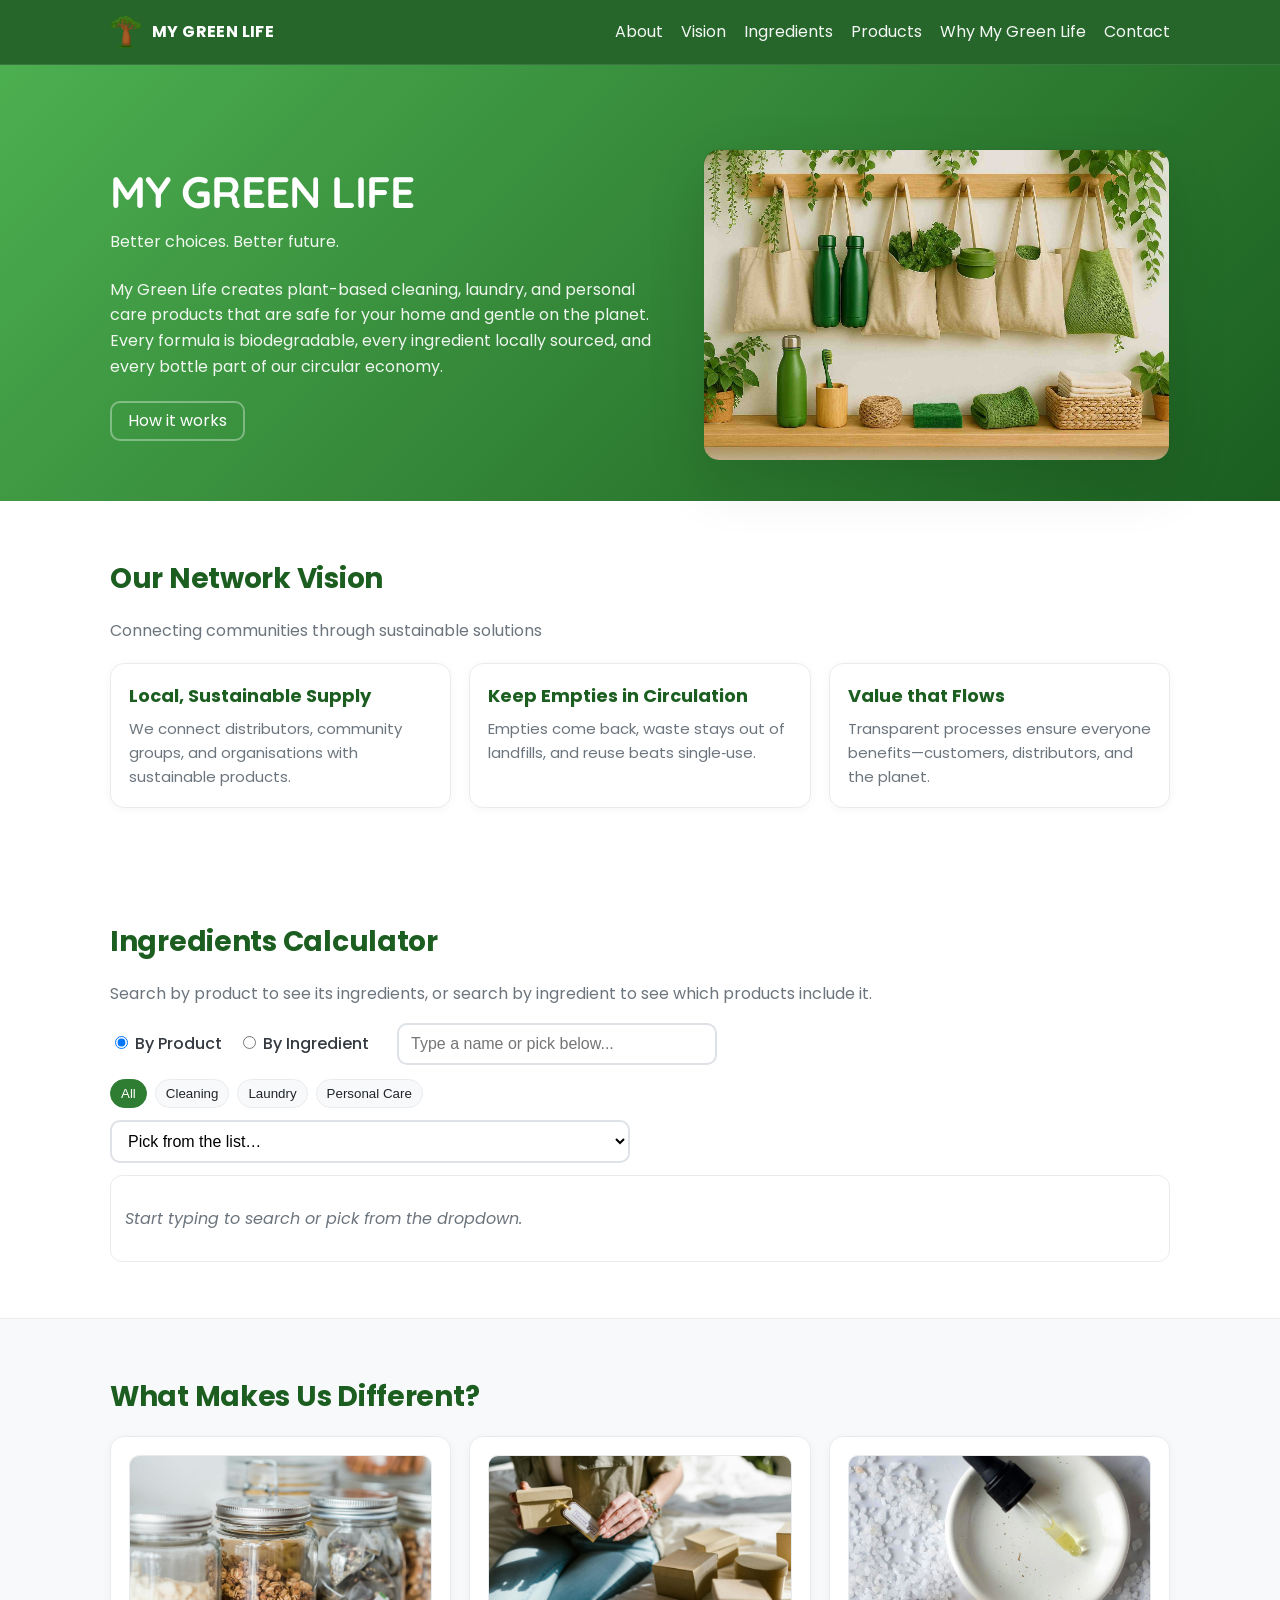
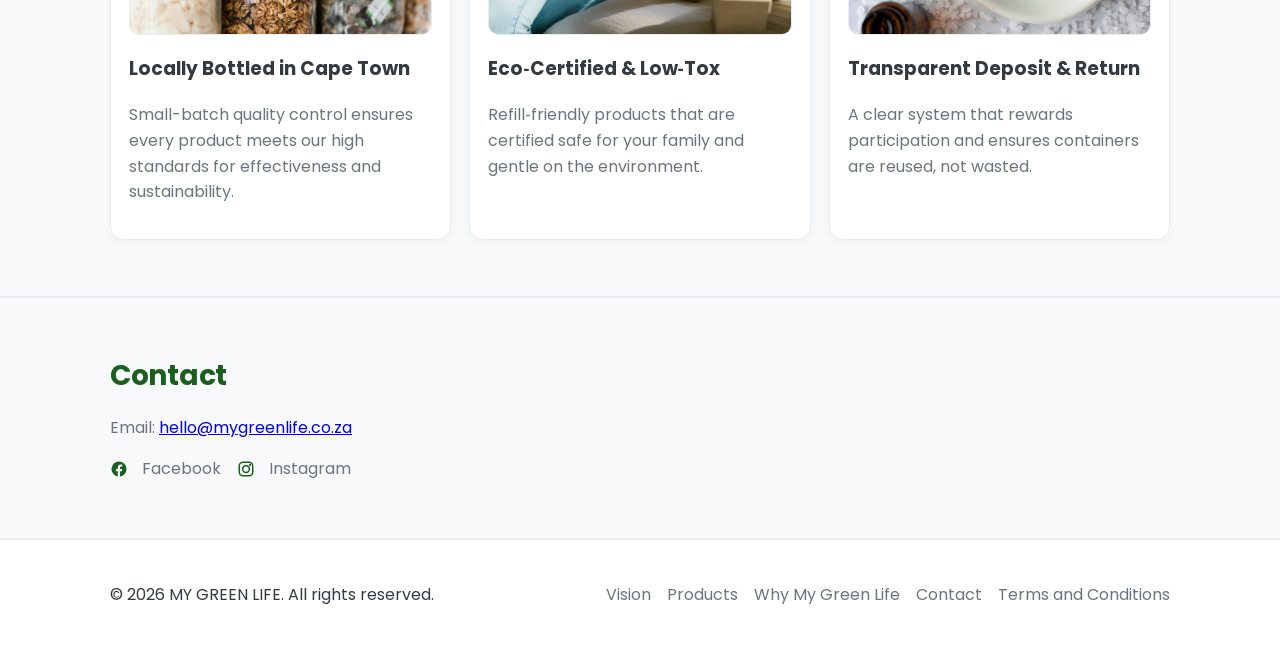
<file: app/index.html>
<!DOCTYPE html>
<html lang="en">
<head>
  <meta charset="utf-8">
  <meta name="viewport" content="width=device-width, initial-scale=1">
  <title>MY GREEN LIFE</title>
  <meta name="description" content="My Green Life creates plant-based, low-tox home care with a circular economy approach.">
  <meta name="theme-color" content="#2e7d32">
  <!-- Open Graph -->
  <meta property="og:type" content="website">
  <meta property="og:title" content="MY GREEN LIFE">
  <meta property="og:description" content="Plant-based, low-tox products with a circular economy approach.">
  <meta property="og:image" content="images/branding/logo.png">
  <meta property="og:site_name" content="MY GREEN LIFE">
  <!-- Twitter Card -->
  <meta name="twitter:card" content="summary_large_image">
  <meta name="twitter:title" content="MY GREEN LIFE">
  <meta name="twitter:description" content="Plant-based, low-tox products with a circular economy approach.">
  <meta name="twitter:image" content="images/branding/logo.png">
  <!-- Favicon -->
  <link rel="icon" type="image/png" sizes="32x32" href="images/branding/fav-image.png">
  <link rel="apple-touch-icon" href="images/branding/logo.png">

  <link rel="preconnect" href="https://fonts.googleapis.com">
  <link rel="preconnect" href="https://fonts.gstatic.com" crossorigin>
  <link href="https://fonts.googleapis.com/css2?family=Poppins:wght@300;400;500;600;700&family=Quicksand:wght@400;500;600;700&display=swap" rel="stylesheet">
  <link rel="stylesheet" href="styles.css">
</head>
<body>
  <header class="site-header">
    <div class="container header-inner">
      <a href="#top" class="brand" aria-label="My Green Life Home">
        <img src="images/branding/fav-image.png" alt="My Green Life" class="logo" />
        <span class="brand-text">MY GREEN LIFE</span>
      </a>
      <nav class="nav" aria-label="Primary">
        <button id="navToggle" class="nav-toggle" aria-expanded="false" aria-controls="primaryNav">
          <span class="sr-only">Toggle navigation</span>
          <span class="bar"></span>
          <span class="bar"></span>
          <span class="bar"></span>
        </button>
        <ul id="primaryNav" class="nav-list">
          <li><a href="#vision">About</a></li>
          <li><a href="#vision">Vision</a></li>
          <li><a href="#calc">Ingredients</a></li>
          <li><a href="products.html">Products</a></li>
          <li><a href="#different">Why My Green Life</a></li>
          <li><a href="#contact">Contact</a></li>
        </ul>
      </nav>
    </div>
  </header>

  <main id="top">
    <section class="hero">
      <div class="container hero-inner">
        <div class="hero-copy">
          <h1>MY GREEN LIFE</h1>
          <p>Better choices. Better future.</p>
          <p>My Green Life creates plant-based cleaning, laundry, and personal care products that are safe for your home and gentle on the planet. Every formula is biodegradable, every ingredient locally sourced, and every bottle part of our circular economy.</p>
          <div class="cta-group">
            <a href="#different" class="btn btn-ghost">How it works</a>
          </div>
        </div>
        <div class="hero-media" aria-hidden="true">
          <img class="hero-image-media" src="images/home/image1.jpg" alt="My Green Life sustainable products" />
        </div>
      </div>
    </section>

    <section id="vision" class="section">
      <div class="container">
        <h2>Our Network Vision</h2>
        <p>Connecting communities through sustainable solutions</p>
        <div class="features">
          <div class="feature">
            <h3>Local, Sustainable Supply</h3>
            <p>We connect distributors, community groups, and organisations with sustainable products.</p>
          </div>
          <div class="feature">
            <h3>Keep Empties in Circulation</h3>
            <p>Empties come back, waste stays out of landfills, and reuse beats single‑use.</p>
          </div>
          <div class="feature">
            <h3>Value that Flows</h3>
            <p>Transparent processes ensure everyone benefits—customers, distributors, and the planet.</p>
          </div>
        </div>
      </div>
    </section>

    <section id="calc" class="section">
      <div class="container">
        <h2>Ingredients Calculator</h2>
        <p class="muted">Search by product to see its ingredients, or search by ingredient to see which products include it.</p>
        <div class="calc-controls">
          <div class="calc-mode">
            <label><input type="radio" name="calcMode" value="product" checked> By Product</label>
            <label><input type="radio" name="calcMode" value="ingredient"> By Ingredient</label>
          </div>
          <div class="calc-search">
            <input id="calcSearch" type="search" placeholder="Type a name or pick below..." autocomplete="off" aria-autocomplete="list" aria-controls="calcSuggest">
            <div id="calcSuggest" class="calc-suggest hidden" role="listbox" aria-label="Suggestions"></div>
          </div>
        </div>
        <div id="calcCategories" class="calc-cats"></div>
        <div class="calc-picker"><label for="calcPicker" class="sr-only">Pick an item</label><select id="calcPicker"></select></div>
        <div id="calcResults" class="calc-results" aria-live="polite"></div>
      </div>
    </section>

    <section id="different" class="section alt">
      <div class="container">
        <h2>What Makes Us Different?</h2>
        <div class="product-grid">
          <article class="product-card">
            <img class="product-media-img" src="images/products/image2.jpg" alt="Locally bottled in Cape Town" />
            <h3>Locally Bottled in Cape Town</h3>
            <p>Small-batch quality control ensures every product meets our high standards for effectiveness and sustainability.</p>
          </article>
          <article class="product-card">
            <img class="product-media-img" src="images/products/image3.jpg" alt="Eco-certified and low-tox" />
            <h3>Eco‑Certified & Low‑Tox</h3>
            <p>Refill‑friendly products that are certified safe for your family and gentle on the environment.</p>
          </article>
          <article class="product-card">
            <img class="product-media-img" src="images/products/image4.jpg" alt="Transparent deposit and return" />
            <h3>Transparent Deposit & Return</h3>
            <p>A clear system that rewards participation and ensures containers are reused, not wasted.</p>
          </article>
        </div>
      </div>
    </section>

    <section id="contact" class="section alt">
      <div class="container">
        <h2>Contact</h2>
        <p>Email: <a id="emailLink" href="#" rel="nofollow" data-user="hello" data-domain="mygreenlife" data-sld="co" data-tld="za">hello [at] mygreenlife [dot] co [dot] za</a></p>
        <div class="footer-links">
          <a id="fbLink" href="#" target="_blank" rel="noopener noreferrer">
            <svg class="social-icon" viewBox="0 0 24 24" aria-hidden="true"><path fill="currentColor" d="M22 12a10 10 0 1 0-11.6 9.9v-7H7.9V12h2.5V9.8c0-2.5 1.5-3.9 3.7-3.9 1.1 0 2.3.2 2.3.2v2.5h-1.3c-1.3 0-1.7.8-1.7 1.6V12h2.9l-.5 2.9h-2.4v7A10 10 0 0 0 22 12z"/></svg>
            Facebook
          </a>
          <a id="igLink" href="#" target="_blank" rel="noopener noreferrer">
            <svg class="social-icon" viewBox="0 0 24 24" aria-hidden="true">
              <rect x="3" y="3" width="18" height="18" rx="5" ry="5" fill="none" stroke="currentColor" stroke-width="2"/>
              <circle cx="12" cy="12" r="4.5" fill="none" stroke="currentColor" stroke-width="2"/>
              <circle cx="17.5" cy="6.5" r="1.5" fill="currentColor"/>
            </svg>
            Instagram
          </a>
        </div>
      </div>
    </section>
  </main>

  <footer class="site-footer">
    <div class="container footer-inner">
      <p>© <span id="year"></span> MY GREEN LIFE. All rights reserved.</p>
      <div class="footer-links">
        <a href="#vision">Vision</a>
        <a href="products.html">Products</a>
        <a href="#different">Why My Green Life</a>
        <a href="#contact">Contact</a>
        <a href="terms.html">Terms and Conditions</a>
      </div>
    </div>
  </footer>

  <script id="catalog-data" type="application/json">
{
  "ingredients": [
    {
      "name": "Alcohol Ethoxylate",
      "slug": "alcohol-ethoxylate",
      "aliases": [
        "C9-11 Alcohol Ethoxylate 6 Mole"
      ],
      "description": "Non‑ionic surfactant used to remove grease and oily soils; improves wetting and detergency.",
      "id": "ing_alcohol-ethoxylate"
    },
    {
      "name": "Aqua",
      "slug": "aqua",
      "aliases": [],
      "description": "Aqua (H2O) is a universal solvent in cosmetics. It is naturally combined with thick ingredients like oils and butters to form lotions and creams. In skin care, aqua dissolves these ingredients and facilitates the making of lighter products that can be applied evenly and rinsed off with ease.",
      "id": "ing_aqua"
    },
    {
      "name": "Argan Oil",
      "slug": "argan-oil",
      "aliases": [
        "Argania Spinosa Kernel Oil"
      ],
      "description": "Non‑fragrant plant oil rich in fatty acids and tocopherols; conditions skin and hair and adds emollience.",
      "id": "ing_argan-oil"
    },
    {
      "name": "Carboxymethyl Cellulose",
      "slug": "carboxymethyl-cellulose",
      "aliases": [
        "CMC",
        "Sodium Carboxymethylcellulose"
      ],
      "description": "Cellulose‑derived polymer that thickens, suspends and helps prevent soil redeposition in detergents.",
      "id": "ing_carboxymethyl-cellulose"
    },
    {
      "name": "Carnauba Wax",
      "slug": "carnauba-wax",
      "aliases": [],
      "description": "Hard natural wax from Copernicia prunifera leaves; adds gloss and structure and helps with film formation.",
      "id": "ing_carnauba-wax"
    },
    {
      "name": "Cetearyl Alcohol",
      "slug": "cetearyl-alcohol",
      "aliases": [
        "Cetostearyl Alcohol"
      ],
      "description": "A fatty alcohol blend (cetyl + stearyl) that thickens and stabilises emulsions and improves slip.",
      "id": "ing_cetearyl-alcohol"
    },
    {
      "name": "Cetyl Alcohol",
      "slug": "cetyl-alcohol",
      "aliases": [],
      "description": "Cetyl Alcohol is a universal ingredient in haircare products made from vegetable oil such as palm or coconut oil. It has an added ability to retain moisture, improve texture, and combat common hair woes like frizz and tangles.",
      "id": "ing_cetyl-alcohol"
    },
    {
      "name": "Cocamidopropyl Betaine",
      "slug": "cocamidopropyl-betaine",
      "aliases": [],
      "description": "(CAPB) is a surfactant derived from coconut oil. It is also a foam enhancer and is used in numerous personal care products like shampoos, conditioners, body washes, mouthwashes, cleansers, etc.",
      "id": "ing_cocamidopropyl-betaine"
    },
    {
      "name": "Coco Caprylate",
      "slug": "coco-caprylate",
      "aliases": [],
      "description": "Coco Caprylate is a natural emollient and skin conditioning agent derived from coconut oil. It is commonly used in preparations as a lightweight alternative to mineral oil or silicones, providing a silky, non-greasy feel to the skin.",
      "id": "ing_coco-caprylate"
    },
    {
      "name": "Glyceryl Caprylate",
      "slug": "glyceryl-caprylate",
      "aliases": [],
      "description": "Glyceryl Caprylate is an emollient and conditioning agent derived from glycerin and caprylic acid. It acts as a moisturiser and skin-conditioning agent, helping to soften and hydrate the skin. The antimicrobial properties found in the Glyceryl Caprylate help preserve the product.",
      "id": "ing_glyceryl-caprylate"
    },
    {
      "name": "Grapeseed Oil",
      "slug": "grapeseed-oil",
      "aliases": [
        "Vitis Vinifera (Grapeseed) Oil",
        "Vitis Vinifera Oil"
      ],
      "description": "Light, fast‑absorbing oil from Vitis vinifera seeds; antioxidant‑rich and skin‑conditioning.",
      "id": "ing_grapeseed-oil"
    },
    {
      "name": "Hydrogen Peroxide",
      "slug": "hydrogen-peroxide",
      "aliases": [],
      "description": "Oxygen‑based oxidiser/bleach that removes stains and provides antimicrobial action; water‑safe when used correctly.",
      "id": "ing_hydrogen-peroxide"
    },
    {
      "name": "Methylisothiazolinone",
      "slug": "methylisothiazolinone",
      "aliases": [],
      "description": "A synthetic preservative used in very low concentrations for broad‑spectrum antimicrobial protection in water‑based products.",
      "id": "ing_methylisothiazolinone"
    },
    {
      "name": "Peroxide Stabiliser",
      "slug": "peroxide-stabiliser",
      "aliases": [
        "Peroxide Stabilizer"
      ],
      "description": "Stabilising blend used to maintain hydrogen peroxide activity and shelf life in oxygen‑based bleaches.",
      "id": "ing_peroxide-stabiliser"
    },
    {
      "name": "Polyglyceryl-6 Palmitate/Succinate",
      "slug": "polyglyceryl-6-palmitatesuccinate",
      "aliases": [
        "Polyglyceryl 6 Palmitate Succinate"
      ],
      "description": "A PEG‑free emulsifier and skin‑conditioning agent based on polyglycerin; helps form stable oil‑in‑water emulsions.",
      "id": "ing_polyglyceryl-6-palmitatesuccinate"
    },
    {
      "name": "Sodium Anisate",
      "slug": "sodium-anisate",
      "aliases": [
        "Anisic Acid Sodium Salt"
      ],
      "description": "A nature‑identical preservative salt of anisic acid (from fennel/anise); supports antimicrobial protection and pH buffering.",
      "id": "ing_sodium-anisate"
    },
    {
      "name": "Sodium Metasilicate",
      "slug": "sodium-metasilicate",
      "aliases": [
        "Disodium Metasilicate"
      ],
      "description": "Alkaline builder that boosts cleaning, sequesters hardness ions and supports surfactant performance.",
      "id": "ing_sodium-metasilicate"
    },
    {
      "name": "Sodium Olefin Sulphonate",
      "slug": "sodium-olefin-sulphonate",
      "aliases": [
        "Sodium C14-16 Olefin Sulfonate",
        "Alpha Olefin Sulfonate"
      ],
      "description": "High‑foaming anionic surfactant (often coconut‑derived) used for deep cleaning in detergents and shampoos.",
      "id": "ing_sodium-olefin-sulphonate"
    }
  ],
  "products": [
    {
      "id": "prd_dish_liquid",
      "slug": "dishwashing-liquid",
      "name": "Dishwashing Liquid",
      "category": "Cleaning",
      "tags": [
        "kitchen"
      ]
    },
    {
      "id": "prd_all_purpose_cleaner",
      "slug": "all-purpose-cleaner",
      "name": "All Purpose Cleaner",
      "category": "Cleaning",
      "tags": [
        "multi-surface"
      ]
    },
    {
      "id": "prd_window_cleaner",
      "slug": "window-cleaner",
      "name": "Window Cleaner",
      "category": "Cleaning",
      "tags": [
        "glass"
      ]
    },
    {
      "id": "prd_oven_cleaner",
      "slug": "oven-cleaner",
      "name": "Oven Cleaner",
      "category": "Cleaning",
      "tags": [
        "degreaser"
      ]
    },
    {
      "id": "prd_drain_enzyme_cleaner",
      "slug": "drain-enzyme-cleaner",
      "name": "Drain & Enzyme Cleaner",
      "category": "Cleaning",
      "tags": [
        "enzymatic"
      ]
    },
    {
      "id": "prd_bathroom_cleaner",
      "slug": "bathroom-toilet-cleaner",
      "name": "Bathroom & Toilet Cleaner",
      "category": "Cleaning",
      "tags": [
        "bathroom"
      ]
    },
    {
      "id": "prd_tile_floor_cleaner",
      "slug": "tile-floor-cleaner",
      "name": "Tile & Floor Cleaner",
      "category": "Cleaning",
      "tags": [
        "floor"
      ]
    },
    {
      "id": "prd_sanitiser",
      "slug": "sanitiser",
      "name": "Sanitiser",
      "category": "Cleaning",
      "tags": [
        "disinfectant"
      ]
    },
    {
      "id": "prd_washing_powder",
      "slug": "washing-powder",
      "name": "Washing Powder",
      "category": "Laundry",
      "tags": [
        "powder"
      ]
    },
    {
      "id": "prd_auto_dish_powder",
      "slug": "auto-dishwashing-powder",
      "name": "Auto Dishwashing Powder",
      "category": "Laundry",
      "tags": [
        "dishwasher"
      ]
    },
    {
      "id": "prd_fabric_softener",
      "slug": "fabric-softener",
      "name": "Fabric Softener",
      "category": "Laundry",
      "tags": [
        "softener"
      ]
    },
    {
      "id": "prd_bleach_powder",
      "slug": "bleach-powder",
      "name": "Bleach Powder",
      "category": "Laundry",
      "tags": [
        "oxygen-bleach"
      ]
    },
    {
      "id": "prd_shampoo",
      "slug": "shampoo",
      "name": "Shampoo",
      "category": "Personal Care",
      "tags": [
        "hair"
      ]
    },
    {
      "id": "prd_conditioner",
      "slug": "conditioner",
      "name": "Conditioner",
      "category": "Personal Care",
      "tags": [
        "hair"
      ]
    },
    {
      "id": "prd_shower_gel",
      "slug": "shower-gel",
      "name": "Shower Gel",
      "category": "Personal Care",
      "tags": [
        "body-wash"
      ]
    },
    {
      "id": "prd_hand_soap",
      "slug": "hand-soap",
      "name": "Hand Soap",
      "category": "Personal Care",
      "tags": [
        "hand"
      ]
    },
    {
      "id": "prd_body_lotion",
      "slug": "body-lotion",
      "name": "Body Lotion",
      "category": "Personal Care",
      "tags": [
        "moisturiser"
      ]
    }
  ],
  "relations": [
    { "product_id": "prd_dish_liquid", "ingredient_id": "ing_aqua" },
    { "product_id": "prd_dish_liquid", "ingredient_id": "ing_cocamidopropyl-betaine" },
    { "product_id": "prd_all_purpose_cleaner", "ingredient_id": "ing_aqua" },
    { "product_id": "prd_all_purpose_cleaner", "ingredient_id": "ing_alcohol-ethoxylate" },
    { "product_id": "prd_window_cleaner", "ingredient_id": "ing_aqua" },
    { "product_id": "prd_oven_cleaner", "ingredient_id": "ing_aqua" },
    { "product_id": "prd_oven_cleaner", "ingredient_id": "ing_alcohol-ethoxylate" },
    { "product_id": "prd_oven_cleaner", "ingredient_id": "ing_sodium-metasilicate" },
    { "product_id": "prd_drain_enzyme_cleaner", "ingredient_id": "ing_aqua" },
    { "product_id": "prd_bathroom_cleaner", "ingredient_id": "ing_aqua" },
    { "product_id": "prd_tile_floor_cleaner", "ingredient_id": "ing_aqua" },
    { "product_id": "prd_tile_floor_cleaner", "ingredient_id": "ing_sodium-metasilicate" },
    { "product_id": "prd_sanitiser", "ingredient_id": "ing_aqua" },
    { "product_id": "prd_washing_powder", "ingredient_id": "ing_sodium-metasilicate" },
    { "product_id": "prd_washing_powder", "ingredient_id": "ing_carboxymethyl-cellulose" },
    { "product_id": "prd_auto_dish_powder", "ingredient_id": "ing_sodium-metasilicate" },
    { "product_id": "prd_fabric_softener", "ingredient_id": "ing_aqua" },
    { "product_id": "prd_fabric_softener", "ingredient_id": "ing_glyceryl-caprylate" },
    { "product_id": "prd_bleach_powder", "ingredient_id": "ing_hydrogen-peroxide" },
    { "product_id": "prd_bleach_powder", "ingredient_id": "ing_peroxide-stabiliser" },
    { "product_id": "prd_shampoo", "ingredient_id": "ing_aqua" },
    { "product_id": "prd_shampoo", "ingredient_id": "ing_cocamidopropyl-betaine" },
    { "product_id": "prd_shampoo", "ingredient_id": "ing_sodium-olefin-sulphonate" },
    { "product_id": "prd_conditioner", "ingredient_id": "ing_aqua" },
    { "product_id": "prd_conditioner", "ingredient_id": "ing_cetearyl-alcohol" },
    { "product_id": "prd_conditioner", "ingredient_id": "ing_cetyl-alcohol" },
    { "product_id": "prd_conditioner", "ingredient_id": "ing_coco-caprylate" },
    { "product_id": "prd_conditioner", "ingredient_id": "ing_glyceryl-caprylate" },
    { "product_id": "prd_shower_gel", "ingredient_id": "ing_aqua" },
    { "product_id": "prd_shower_gel", "ingredient_id": "ing_cocamidopropyl-betaine" },
    { "product_id": "prd_hand_soap", "ingredient_id": "ing_aqua" },
    { "product_id": "prd_hand_soap", "ingredient_id": "ing_cocamidopropyl-betaine" },
    { "product_id": "prd_body_lotion", "ingredient_id": "ing_aqua" },
    { "product_id": "prd_body_lotion", "ingredient_id": "ing_cetearyl-alcohol" },
    { "product_id": "prd_body_lotion", "ingredient_id": "ing_cetyl-alcohol" },
    { "product_id": "prd_body_lotion", "ingredient_id": "ing_argan-oil" },
    { "product_id": "prd_body_lotion", "ingredient_id": "ing_coco-caprylate" },
    { "product_id": "prd_body_lotion", "ingredient_id": "ing_glyceryl-caprylate" }
  ],
  "indexes": {
    "byIngredient": {
      "ing_aqua": [
        "prd_dish_liquid",
        "prd_all_purpose_cleaner",
        "prd_window_cleaner",
        "prd_oven_cleaner",
        "prd_drain_enzyme_cleaner",
        "prd_bathroom_cleaner",
        "prd_tile_floor_cleaner",
        "prd_sanitiser",
        "prd_fabric_softener",
        "prd_shampoo",
        "prd_conditioner",
        "prd_shower_gel",
        "prd_hand_soap",
        "prd_body_lotion"
      ],
      "ing_cocamidopropyl-betaine": [
        "prd_dish_liquid",
        "prd_shampoo",
        "prd_shower_gel",
        "prd_hand_soap"
      ],
      "ing_alcohol-ethoxylate": [
        "prd_all_purpose_cleaner",
        "prd_oven_cleaner"
      ],
      "ing_sodium-metasilicate": [
        "prd_oven_cleaner",
        "prd_tile_floor_cleaner",
        "prd_washing_powder",
        "prd_auto_dish_powder"
      ],
      "ing_carboxymethyl-cellulose": [
        "prd_washing_powder"
      ],
      "ing_glyceryl-caprylate": [
        "prd_fabric_softener",
        "prd_conditioner",
        "prd_body_lotion"
      ],
      "ing_hydrogen-peroxide": [
        "prd_bleach_powder"
      ],
      "ing_peroxide-stabiliser": [
        "prd_bleach_powder"
      ],
      "ing_sodium-olefin-sulphonate": [
        "prd_shampoo"
      ],
      "ing_cetearyl-alcohol": [
        "prd_conditioner",
        "prd_body_lotion"
      ],
      "ing_cetyl-alcohol": [
        "prd_conditioner",
        "prd_body_lotion"
      ],
      "ing_coco-caprylate": [
        "prd_conditioner",
        "prd_body_lotion"
      ],
      "ing_argan-oil": [
        "prd_body_lotion"
      ]
    },
    "byProduct": {
      "prd_dish_liquid": ["ing_aqua", "ing_cocamidopropyl-betaine"],
      "prd_all_purpose_cleaner": ["ing_aqua", "ing_alcohol-ethoxylate"],
      "prd_window_cleaner": ["ing_aqua"],
      "prd_oven_cleaner": ["ing_aqua", "ing_alcohol-ethoxylate", "ing_sodium-metasilicate"],
      "prd_drain_enzyme_cleaner": ["ing_aqua"],
      "prd_bathroom_cleaner": ["ing_aqua"],
      "prd_tile_floor_cleaner": ["ing_aqua", "ing_sodium-metasilicate"],
      "prd_sanitiser": ["ing_aqua"],
      "prd_washing_powder": ["ing_sodium-metasilicate", "ing_carboxymethyl-cellulose"],
      "prd_auto_dish_powder": ["ing_sodium-metasilicate"],
      "prd_fabric_softener": ["ing_aqua", "ing_glyceryl-caprylate"],
      "prd_bleach_powder": ["ing_hydrogen-peroxide", "ing_peroxide-stabiliser"],
      "prd_shampoo": ["ing_aqua", "ing_cocamidopropyl-betaine", "ing_sodium-olefin-sulphonate"],
      "prd_conditioner": ["ing_aqua", "ing_cetearyl-alcohol", "ing_cetyl-alcohol", "ing_coco-caprylate", "ing_glyceryl-caprylate"],
      "prd_shower_gel": ["ing_aqua", "ing_cocamidopropyl-betaine"],
      "prd_hand_soap": ["ing_aqua", "ing_cocamidopropyl-betaine"],
      "prd_body_lotion": ["ing_aqua", "ing_cetearyl-alcohol", "ing_cetyl-alcohol", "ing_argan-oil", "ing_coco-caprylate", "ing_glyceryl-caprylate"]
    }
  },
  "meta": { "version": 1, "generated_at": "2025-09-23T20:55:24Z", "source": "Ingredients page + MGL notes (best-effort mapping)" }
}
  </script>
  <script src="script.js" defer></script>
</body>
</html>
</file>
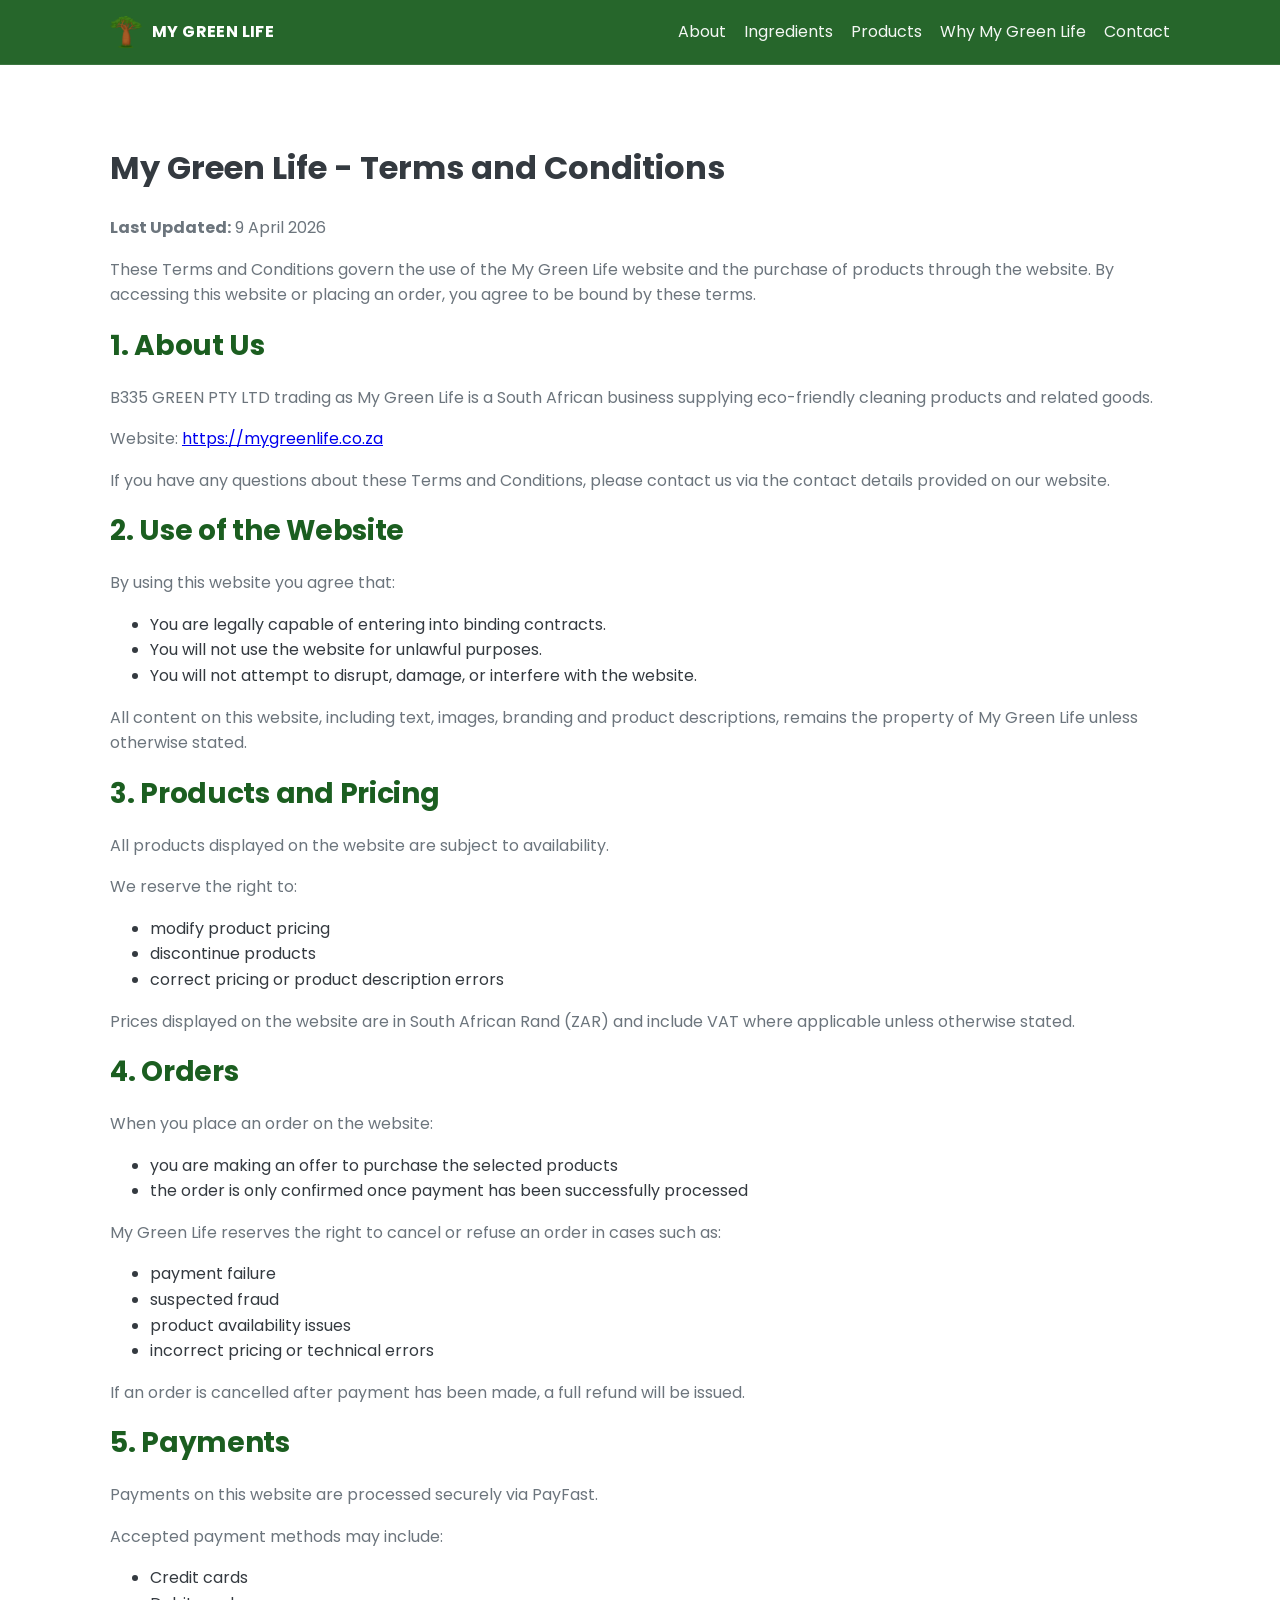
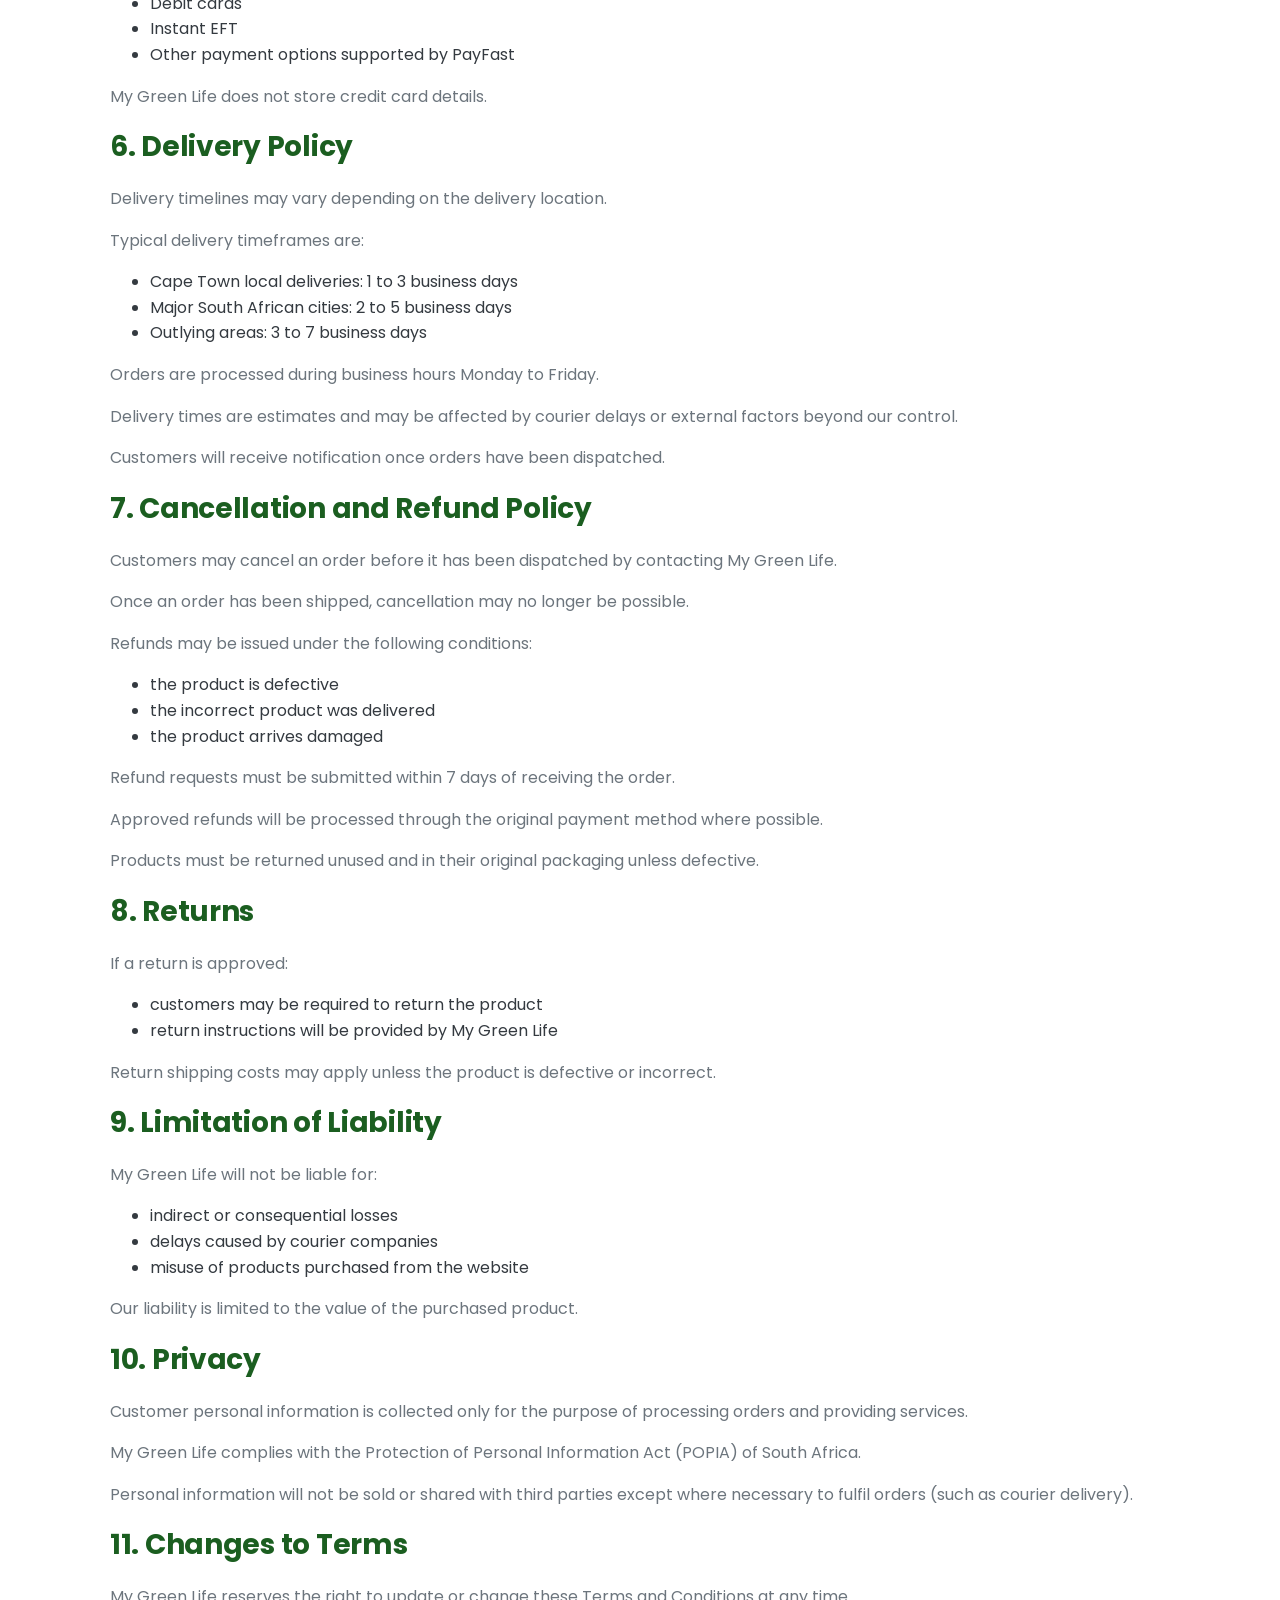
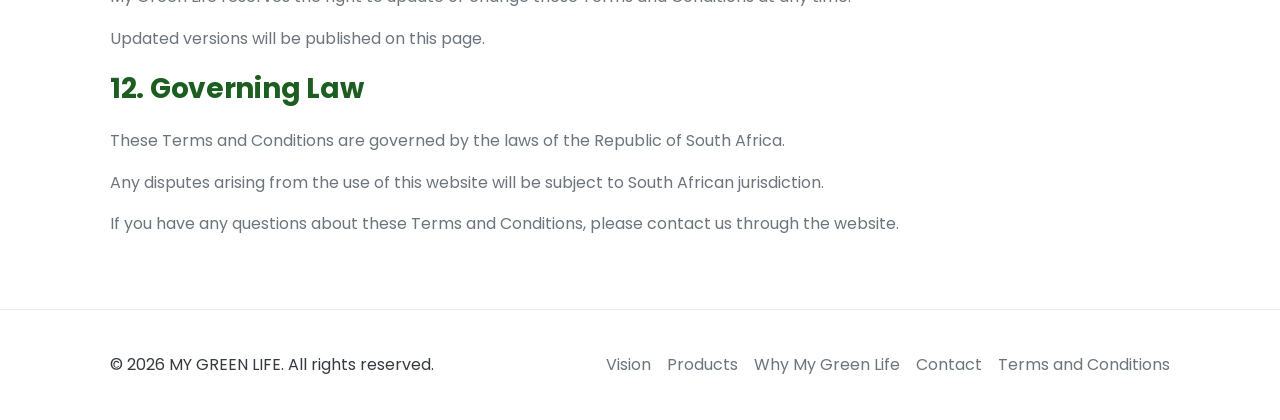
<file: app/terms.html>
<!DOCTYPE html>
<html lang="en">
<head>
  <meta charset="utf-8">
  <meta name="viewport" content="width=device-width, initial-scale=1">
  <title>My Green Life - Terms and Conditions</title>
  <meta name="description" content="Terms and Conditions for using the My Green Life website and purchasing products online.">
  <meta name="theme-color" content="#2e7d32">
  <link rel="icon" type="image/png" sizes="32x32" href="images/branding/fav-image.png">
  <link rel="apple-touch-icon" href="images/branding/fav-image.png">
  <link rel="preconnect" href="https://fonts.googleapis.com">
  <link rel="preconnect" href="https://fonts.gstatic.com" crossorigin>
  <link href="https://fonts.googleapis.com/css2?family=Poppins:wght@300;400;500;600;700&family=Quicksand:wght@400;500;600;700&display=swap" rel="stylesheet">
  <link rel="stylesheet" href="styles.css">
</head>
<body>
  <header class="site-header">
    <div class="container header-inner">
      <a href="index.html#top" class="brand" aria-label="My Green Life Home">
        <img src="images/branding/fav-image.png" alt="My Green Life" class="logo" />
        <span class="brand-text">MY GREEN LIFE</span>
      </a>
      <nav class="nav" aria-label="Primary">
        <button id="navToggle" class="nav-toggle" aria-expanded="false" aria-controls="primaryNav">
          <span class="sr-only">Toggle navigation</span>
          <span class="bar"></span>
          <span class="bar"></span>
          <span class="bar"></span>
        </button>
        <ul id="primaryNav" class="nav-list">
          <li><a href="index.html#vision">About</a></li>
          <li><a href="index.html#calc">Ingredients</a></li>
          <li><a href="products.html">Products</a></li>
          <li><a href="index.html#different">Why My Green Life</a></li>
          <li><a href="index.html#contact">Contact</a></li>
        </ul>
      </nav>
    </div>
  </header>

  <main class="section">
    <div class="container">
      <h1>My Green Life - Terms and Conditions</h1>
      <p><strong>Last Updated:</strong> 9 April 2026</p>
      <p>These Terms and Conditions govern the use of the My Green Life website and the purchase of products through the website. By accessing this website or placing an order, you agree to be bound by these terms.</p>

      <h2>1. About Us</h2>
      <p>B335 GREEN PTY LTD trading as My Green Life is a South African business supplying eco-friendly cleaning products and related goods.</p>
      <p>Website: <a href="https://mygreenlife.cco.za">https://mygreenlife.co.za</a></p>
      <p>If you have any questions about these Terms and Conditions, please contact us via the contact details provided on our website.</p>

      <h2>2. Use of the Website</h2>
      <p>By using this website you agree that:</p>
      <ul>
        <li>You are legally capable of entering into binding contracts.</li>
        <li>You will not use the website for unlawful purposes.</li>
        <li>You will not attempt to disrupt, damage, or interfere with the website.</li>
      </ul>
      <p>All content on this website, including text, images, branding and product descriptions, remains the property of My Green Life unless otherwise stated.</p>

      <h2>3. Products and Pricing</h2>
      <p>All products displayed on the website are subject to availability.</p>
      <p>We reserve the right to:</p>
      <ul>
        <li>modify product pricing</li>
        <li>discontinue products</li>
        <li>correct pricing or product description errors</li>
      </ul>
      <p>Prices displayed on the website are in South African Rand (ZAR) and include VAT where applicable unless otherwise stated.</p>

      <h2>4. Orders</h2>
      <p>When you place an order on the website:</p>
      <ul>
        <li>you are making an offer to purchase the selected products</li>
        <li>the order is only confirmed once payment has been successfully processed</li>
      </ul>
      <p>My Green Life reserves the right to cancel or refuse an order in cases such as:</p>
      <ul>
        <li>payment failure</li>
        <li>suspected fraud</li>
        <li>product availability issues</li>
        <li>incorrect pricing or technical errors</li>
      </ul>
      <p>If an order is cancelled after payment has been made, a full refund will be issued.</p>

      <h2>5. Payments</h2>
      <p>Payments on this website are processed securely via PayFast.</p>
      <p>Accepted payment methods may include:</p>
      <ul>
        <li>Credit cards</li>
        <li>Debit cards</li>
        <li>Instant EFT</li>
        <li>Other payment options supported by PayFast</li>
      </ul>
      <p>My Green Life does not store credit card details.</p>

      <h2>6. Delivery Policy</h2>
      <p>Delivery timelines may vary depending on the delivery location.</p>
      <p>Typical delivery timeframes are:</p>
      <ul>
        <li>Cape Town local deliveries: 1 to 3 business days</li>
        <li>Major South African cities: 2 to 5 business days</li>
        <li>Outlying areas: 3 to 7 business days</li>
      </ul>
      <p>Orders are processed during business hours Monday to Friday.</p>
      <p>Delivery times are estimates and may be affected by courier delays or external factors beyond our control.</p>
      <p>Customers will receive notification once orders have been dispatched.</p>

      <h2>7. Cancellation and Refund Policy</h2>
      <p>Customers may cancel an order before it has been dispatched by contacting My Green Life.</p>
      <p>Once an order has been shipped, cancellation may no longer be possible.</p>
      <p>Refunds may be issued under the following conditions:</p>
      <ul>
        <li>the product is defective</li>
        <li>the incorrect product was delivered</li>
        <li>the product arrives damaged</li>
      </ul>
      <p>Refund requests must be submitted within 7 days of receiving the order.</p>
      <p>Approved refunds will be processed through the original payment method where possible.</p>
      <p>Products must be returned unused and in their original packaging unless defective.</p>

      <h2>8. Returns</h2>
      <p>If a return is approved:</p>
      <ul>
        <li>customers may be required to return the product</li>
        <li>return instructions will be provided by My Green Life</li>
      </ul>
      <p>Return shipping costs may apply unless the product is defective or incorrect.</p>

      <h2>9. Limitation of Liability</h2>
      <p>My Green Life will not be liable for:</p>
      <ul>
        <li>indirect or consequential losses</li>
        <li>delays caused by courier companies</li>
        <li>misuse of products purchased from the website</li>
      </ul>
      <p>Our liability is limited to the value of the purchased product.</p>

      <h2>10. Privacy</h2>
      <p>Customer personal information is collected only for the purpose of processing orders and providing services.</p>
      <p>My Green Life complies with the Protection of Personal Information Act (POPIA) of South Africa.</p>
      <p>Personal information will not be sold or shared with third parties except where necessary to fulfil orders (such as courier delivery).</p>

      <h2>11. Changes to Terms</h2>
      <p>My Green Life reserves the right to update or change these Terms and Conditions at any time.</p>
      <p>Updated versions will be published on this page.</p>

      <h2>12. Governing Law</h2>
      <p>These Terms and Conditions are governed by the laws of the Republic of South Africa.</p>
      <p>Any disputes arising from the use of this website will be subject to South African jurisdiction.</p>
      <p>If you have any questions about these Terms and Conditions, please contact us through the website.</p>
    </div>
  </main>

  <footer class="site-footer">
    <div class="container footer-inner">
      <p>© <span id="year"></span> MY GREEN LIFE. All rights reserved.</p>
      <div class="footer-links">
        <a href="index.html#vision">Vision</a>
        <a href="products.html">Products</a>
        <a href="index.html#different">Why My Green Life</a>
        <a href="index.html#contact">Contact</a>
        <a href="terms.html" aria-current="page">Terms and Conditions</a>
      </div>
    </div>
  </footer>

  <script src="script.js" defer></script>
</body>
</html>
</file>
<file: app/styles.css>
/* MGL Green Brand Variables */
:root {
  --bg: #ffffff;
  --panel: #ffffff;
  --text: #343a40;
  --muted: #6c757d;
  --brand-light: #4caf50;   /* light green */
  --brand: #2e7d32;          /* mgl-green */
  --brand-strong: #1b5e20;   /* mgl-dark-green */
  --accent: #4caf50;         /* align accent to green */
  --ring: rgba(46, 125, 50, 0.25);
  --radius: 12px;
}

* { box-sizing: border-box; }
html, body { height: 100%; }
body {
  margin: 0;
  font-family: 'Poppins', -apple-system, BlinkMacSystemFont, "Segoe UI", Roboto, Oxygen, Ubuntu, Cantarell, "Fira Sans", "Droid Sans", "Helvetica Neue", Arial, sans-serif;
  background: #ffffff;
  color: var(--text);
  line-height: 1.6;
  -webkit-font-smoothing: antialiased;
  -moz-osx-font-smoothing: grayscale;
}

img { max-width: 100%; display: block; }

.container {
  width: 100%;
  max-width: 1100px;
  padding: 0 20px;
  margin: 0 auto;
}

.sr-only {
  position: absolute;
  width: 1px; height: 1px;
  padding: 0; margin: -1px;
  overflow: hidden;
  clip: rect(0, 0, 1px, 1px);
  white-space: nowrap; border: 0;
}

/* Header */
.site-header {
  position: sticky; top: 0; z-index: 50;
  background: rgba(27, 94, 32, 0.95);
  border-bottom: 1px solid rgba(255,255,255,0.1);
}
.header-inner {
  display: flex; align-items: center; justify-content: space-between;
  height: 64px;
}
.brand { display: inline-flex; align-items: center; gap: 10px; text-decoration: none; color: #fff; font-weight: 700; }
.logo { width: 32px; height: 32px; object-fit: contain; }
.brand-text { letter-spacing: 0.4px; color: #fff; }

.nav-toggle { display: none; background: none; border: 0; cursor: pointer; }
.nav-toggle .bar { display: block; width: 22px; height: 2px; background: #fff; margin: 5px 0; transition: transform .2s ease, opacity .2s ease; }

.nav-list { display: flex; align-items: center; gap: 18px; list-style: none; margin: 0; padding: 0; }
.nav-list a { color: #fff; text-decoration: none; opacity: 0.95; }
.nav-list a:hover { opacity: 1; }

.btn {
  display: inline-flex; align-items: center; justify-content: center;
  height: 40px; padding: 0 16px; border-radius: 10px;
  text-decoration: none; color: #fff;
  border: 2px solid rgba(255,255,255,0.3);
  background: transparent;
  transition: transform .15s ease, box-shadow .15s ease, border-color .15s ease, color .15s ease;
}
.btn:hover { transform: translateY(-1px); border-color: rgba(255,255,255,0.6); color: #fff; }
.btn:focus { outline: none; box-shadow: 0 0 0 4px var(--ring); }
.btn-primary { background: var(--brand); border-color: var(--brand); color: #fff; font-weight: 600; }
.btn-ghost { background: transparent; border-color: rgba(255,255,255,0.35); color: #fff; }
.btn-small { height: 34px; padding: 0 12px; border-radius: 8px; font-size: 14px; }

/* Hero (green gradient) */
.hero { padding: 84px 0 40px; position: relative; background: linear-gradient(135deg, var(--brand-light) 0%, var(--brand) 60%, var(--brand-strong) 100%); color: #fff; }
.hero-inner { display: grid; grid-template-columns: 1.2fr 1fr; gap: 32px; align-items: center; }
.hero h1 { font-size: 44px; line-height: 1.05; margin: 0 0 14px; letter-spacing: -0.02em; font-family: 'Quicksand', var(--font-secondary, 'Poppins'), sans-serif; }
.hero p { color: rgba(255,255,255,0.92); margin: 0 0 22px; }
.cta-group { display: flex; gap: 12px; flex-wrap: wrap; }
.hero-illustration { width: 100%; height: 260px; border-radius: 16px; background:
  radial-gradient(120px 80px at 20% 30%, rgba(255,255,255,0.22), transparent 60%),
  radial-gradient(160px 100px at 80% 70%, rgba(255,255,255,0.22), transparent 60%),
  linear-gradient(180deg, rgba(255,255,255,0.15), rgba(255,255,255,0.08));
  border: 1px solid rgba(255,255,255,0.3);
  box-shadow: 0 20px 60px rgba(0,0,0,0.15), inset 0 1px 0 rgba(255,255,255,0.2);
}

/* Hero image media */
.hero-image-media {
  width: 100%;
  height: auto;
  border-radius: 16px;
  border: 1px solid rgba(0,0,0,0.08);
  box-shadow: 0 20px 60px rgba(0,0,0,0.12);
}

/* Sections */
.section { padding: 56px 0; }
.section.alt { background: #f8f9fa; border-top: 1px solid #e9ecef; border-bottom: 1px solid #e9ecef; }
.section h2 { font-size: 28px; margin: 0 0 16px; letter-spacing: -0.01em; color: var(--brand-strong); }
.section p { color: var(--muted); }

.features { display: grid; grid-template-columns: repeat(3, 1fr); gap: 18px; margin-top: 20px; }
.feature { padding: 18px; border-radius: 14px; border: 1px solid #e9ecef; background: #ffffff; box-shadow: 0 2px 10px rgba(0,0,0,0.04); }
.feature h3 { margin: 0 0 6px; font-size: 18px; color: var(--brand-strong); }
.feature p { margin: 0; font-size: 15px; }

.product-grid { display: grid; grid-template-columns: repeat(3, 1fr); gap: 18px; }
.product-card { padding: 18px; border-radius: 14px; border: 1px solid #e9ecef; background: #ffffff; box-shadow: 0 2px 10px rgba(0,0,0,0.04); }
.product-media { height: 140px; border-radius: 10px; margin-bottom: 12px; background:
  radial-gradient(80px 60px at 25% 25%, rgba(76, 175, 80, 0.18), transparent 60%),
  radial-gradient(100px 80px at 70% 70%, rgba(46, 125, 50, 0.18), transparent 60%),
  linear-gradient(180deg, rgba(0,0,0,0.02), rgba(0,0,0,0.01));
  border: 1px solid #e9ecef;
}

/* Join form (not in use currently) */
.join-form { margin-top: 14px; max-width: 560px; }
.form-row { display: flex; flex-direction: column; gap: 6px; margin-bottom: 12px; }
label { font-weight: 600; color: var(--text); }
input, textarea {
  color: var(--text); background: #ffffff; border: 2px solid #dee2e6;
  border-radius: 10px; padding: 10px 12px; font-size: 16px; outline: none;
}
input:focus, textarea:focus { border-color: var(--brand); box-shadow: 0 0 0 4px var(--ring); }
.form-note { color: var(--muted); font-size: 14px; margin-top: 8px; }

/* Footer */
.site-footer { padding: 26px 0; background: #ffffff; border-top: 1px solid #e9ecef; }
.footer-inner { display: flex; align-items: center; justify-content: space-between; gap: 12px; }
.footer-links { display: flex; gap: 16px; }
.footer-links a { color: var(--muted); text-decoration: none; }
.footer-links a:hover { color: var(--brand-strong); }

/* Social icons */
.social-icon {
  width: 18px;
  height: 18px;
  margin-right: 8px;
  vertical-align: -3px;
  color: var(--brand-strong);
}

.footer-links a {
  display: inline-flex;
  align-items: center;
  gap: 6px;
}

/* Responsive */
@media (max-width: 920px) {
  .hero-inner { grid-template-columns: 1fr; }
  .hero-illustration { height: 200px; }
}
@media (max-width: 720px) {
  .nav-toggle { display: block; }
  .nav-list { position: absolute; right: 20px; top: 64px; flex-direction: column; align-items: flex-start; gap: 6px; padding: 10px; border-radius: 12px; background: rgba(27,94,32,0.98); border: 1px solid rgba(255,255,255,0.2); display: none; }
  .nav-list.open { display: flex; }
  .features, .product-grid { grid-template-columns: 1fr; }
  .footer-inner { flex-direction: column; }
}

/* Product media images */
.product-media-img {
  width: 100%;
  height: 180px;
  object-fit: cover;
  border-radius: 10px;
  border: 1px solid #e9ecef;
  margin-bottom: 12px;
}

/* Ingredients Calculator */
.calc-controls { display: flex; gap: 16px; align-items: center; flex-wrap: wrap; margin-top: 8px; margin-bottom: 14px; }
.calc-mode label { margin-right: 12px; color: var(--text); font-weight: 500; }
.calc-search input { width: 320px; max-width: 100%; padding: 10px 12px; border-radius: 10px; border: 2px solid #dee2e6; outline: none; font-size: 16px; }
.calc-search input:focus { border-color: var(--brand); box-shadow: 0 0 0 4px var(--ring); }
.calc-results { border: 1px solid #e9ecef; border-radius: 12px; padding: 14px; background: #fff; }
.calc-list { list-style: none; padding: 0; margin: 0; display: grid; grid-template-columns: repeat(2, minmax(0,1fr)); gap: 8px 14px; }
.calc-list.single { grid-template-columns: 1fr; }
.calc-pill { display: inline-flex; align-items: center; gap: 8px; padding: 8px 10px; border-radius: 999px; background: #f8f9fa; border: 1px solid #e9ecef; color: #212529; }
.calc-pill .badge { background: var(--brand); color: #fff; padding: 3px 8px; border-radius: 999px; font-size: 12px; font-weight: 600; }
.calc-heading { margin: 6px 0 10px; color: var(--brand-strong); font-weight: 700; }
.calc-empty { color: var(--muted); font-style: italic; }

/* Calculator discovery UI */
.calc-suggest { position: absolute; background: #fff; border: 1px solid #e9ecef; border-radius: 10px; margin-top: 6px; width: 320px; max-width: calc(100% - 0px); box-shadow: 0 10px 24px rgba(0,0,0,0.08); z-index: 10; }
.calc-suggest.hidden { display: none; }
.calc-suggest-item { padding: 8px 10px; cursor: pointer; display: flex; align-items: center; gap: 8px; }
.calc-suggest-item:hover { background: #f8f9fa; }
.calc-suggest .label { font-size: 12px; color: #6c757d; padding: 6px 10px; }

.calc-cats { display: flex; gap: 8px; flex-wrap: wrap; margin-bottom: 12px; }
.calc-chip { border: 1px solid #e9ecef; background: #f8f9fa; color: #212529; border-radius: 999px; padding: 6px 10px; cursor: pointer; }
.calc-chip.active { background: var(--brand); border-color: var(--brand); color: #fff; }

.calc-browse { margin-top: 14px; }
.browse-tabs { display: flex; gap: 8px; margin-bottom: 10px; }
.browse-tab { border: 1px solid #e9ecef; background: #fff; color: #212529; border-radius: 8px; padding: 8px 12px; cursor: pointer; }
.browse-tab.active { background: var(--brand); color: #fff; border-color: var(--brand); }
.browse-panel.hidden { display: none; }

@media (max-width: 720px) {
  .calc-list { grid-template-columns: 1fr; }
}

/* Calculator picker */
.calc-picker { margin-bottom: 12px; }
#calcPicker { width: 100%; max-width: 520px; padding: 10px 12px; border-radius: 10px; border: 2px solid #dee2e6; background: #fff; font-size: 16px; }
#calcPicker:focus { border-color: var(--brand); box-shadow: 0 0 0 4px var(--ring); outline: none; }

/* Ingredient description in results */
.calc-desc { display: block; color: var(--muted); font-size: 14px; margin-top: 4px; max-width: 70ch; }

/* Blog */
.blog-controls { display: flex; gap: 12px; align-items: center; flex-wrap: wrap; margin: 8px 0 16px; }
.blog-search input { width: 320px; max-width: 100%; padding: 10px 12px; border-radius: 10px; border: 2px solid #dee2e6; font-size: 16px; }
.blog-search input:focus { border-color: var(--brand); box-shadow: 0 0 0 4px var(--ring); outline: none; }
.blog-tags { display: flex; gap: 8px; flex-wrap: wrap; }
.blog-tag { border: 1px solid #e9ecef; background: #f8f9fa; color: #212529; border-radius: 999px; padding: 6px 10px; cursor: pointer; font-size: 14px; }
.blog-tag.active { background: var(--brand); border-color: var(--brand); color: #fff; }

.blog-list { display: grid; grid-template-columns: repeat(3, 1fr); gap: 18px; }
.blog-card { background: #fff; border: 1px solid #e9ecef; border-radius: 14px; overflow: hidden; box-shadow: 0 2px 10px rgba(0,0,0,0.04); display: flex; flex-direction: column; }
.blog-card img { width: 100%; height: 180px; object-fit: cover; display: block; }
.blog-card .card-body { padding: 14px; display: flex; flex-direction: column; gap: 6px; }
.blog-card h3 { margin: 0; font-size: 18px; color: var(--brand-strong); }
.blog-card .meta { font-size: 13px; color: var(--muted); }
.blog-card .tags { display: flex; flex-wrap: wrap; gap: 6px; margin-top: 6px; }
.blog-card .tags .blog-tag { font-size: 12px; padding: 4px 8px; }
.blog-card .read-more { margin-top: 8px; align-self: flex-start; color: #212529; border-color: #e9ecef; }

.blog-detail.hidden { display: none; }
.blog-detail { background: #fff; border: 1px solid #e9ecef; border-radius: 14px; padding: 18px; box-shadow: 0 2px 10px rgba(0,0,0,0.04); }
.blog-detail h1 { margin-top: 0; }
.blog-detail .detail-hero { width: 100%; height: 360px; object-fit: cover; border-radius: 12px; border: 1px solid #e9ecef; margin-bottom: 12px; }
.blog-detail .detail-tags { display: flex; gap: 8px; flex-wrap: wrap; margin: 8px 0 14px; }
.blog-detail .detail-body { color: #212529; }

@media (max-width: 920px) { .blog-list { grid-template-columns: 1fr 1fr; } }
@media (max-width: 720px) { .blog-list { grid-template-columns: 1fr; } }

/* WordPress content styles (for imported blog HTML) */
.blog-detail .detail-body .wp-block-image { margin: 16px 0; }
.blog-detail .detail-body .wp-block-image img { width: 100%; height: auto; border-radius: 12px; border: 1px solid #e9ecef; box-shadow: 0 2px 10px rgba(0,0,0,0.04); display: block; }
/* Avoid blowing up small logos marked as size-full; constrain to a reasonable width */
.blog-detail .detail-body .wp-block-image.size-full img {
  width: auto;
  max-width: 480px;
  height: auto;
}
.blog-detail .detail-body figure.alignleft { float: left; margin: 6px 16px 10px 0; max-width: 50%; }
.blog-detail .detail-body figure.alignright { float: right; margin: 6px 0 10px 16px; max-width: 50%; }
.blog-detail .detail-body figure.aligncenter { margin: 12px auto; text-align: center; max-width: 100%; }
.blog-detail .detail-body .wp-element-caption, .blog-detail .detail-body figcaption { color: var(--muted); font-size: 13px; margin-top: 6px; }
.blog-detail .detail-body .is-style-rounded img { border-radius: 999px; }
.blog-detail .detail-body .size-large img { max-width: 100%; }
.blog-detail .detail-body .size-medium img { max-width: 75%; }
.blog-detail .detail-body .size-small img { max-width: 50%; }
/* Clear floats at end of content */
.blog-detail .detail-body::after { content: ""; display: block; clear: both; }

/* Responsive images injected by content fixer */
.mgl-img{max-width:100%;height:auto;display:block}

/* Product gallery */
.gallery-controls { display: flex; gap: 12px; align-items: center; flex-wrap: wrap; margin: 8px 0 16px; }
.gallery-search input { width: 320px; max-width: 100%; padding: 10px 12px; border-radius: 10px; border: 2px solid #dee2e6; font-size: 16px; }
.gallery-search input:focus { border-color: var(--brand); box-shadow: 0 0 0 4px var(--ring); outline: none; }
.gallery-filters { display: flex; gap: 8px; flex-wrap: wrap; }
.gallery-chip { border: 1px solid #e9ecef; background: #f8f9fa; color: #212529; border-radius: 999px; padding: 6px 10px; cursor: pointer; font-size: 14px; }
.gallery-chip.active { background: var(--brand); border-color: var(--brand); color: #fff; }
.gallery-count { margin: 0 0 12px; }

.gallery-grid { display: grid; grid-template-columns: repeat(4, 1fr); gap: 16px; }
.gallery-card { background: #fff; border: 1px solid #e9ecef; border-radius: 14px; overflow: hidden; box-shadow: 0 2px 10px rgba(0,0,0,0.04); }
.gallery-image-btn { width: 100%; border: 0; background: transparent; padding: 0; cursor: zoom-in; }
.gallery-image-btn img { width: 100%; height: 220px; object-fit: cover; display: block; }
.gallery-card-body { padding: 12px; }
.gallery-card-body h3 { margin: 0; font-size: 16px; color: var(--brand-strong); line-height: 1.3; }
.gallery-card-body p { margin: 6px 0 0; font-size: 13px; color: var(--muted); line-height: 1.4; }

.image-modal { border: 0; border-radius: 12px; padding: 14px; width: min(92vw, 1000px); background: #fff; box-shadow: 0 20px 50px rgba(0,0,0,0.25); }
.image-modal::backdrop { background: rgba(0,0,0,0.6); }
.image-modal img { width: 100%; max-height: 76vh; object-fit: contain; border-radius: 8px; background: #f8f9fa; }
.image-modal p { margin: 10px 0 0; color: var(--text); }
.image-modal-close { position: absolute; top: 8px; right: 10px; border: 0; background: transparent; color: #212529; font-size: 28px; line-height: 1; cursor: pointer; }

@media (max-width: 1100px) { .gallery-grid { grid-template-columns: repeat(3, 1fr); } }
@media (max-width: 920px) { .gallery-grid { grid-template-columns: repeat(2, 1fr); } }
@media (max-width: 640px) { .gallery-grid { grid-template-columns: 1fr; } }
</file>
